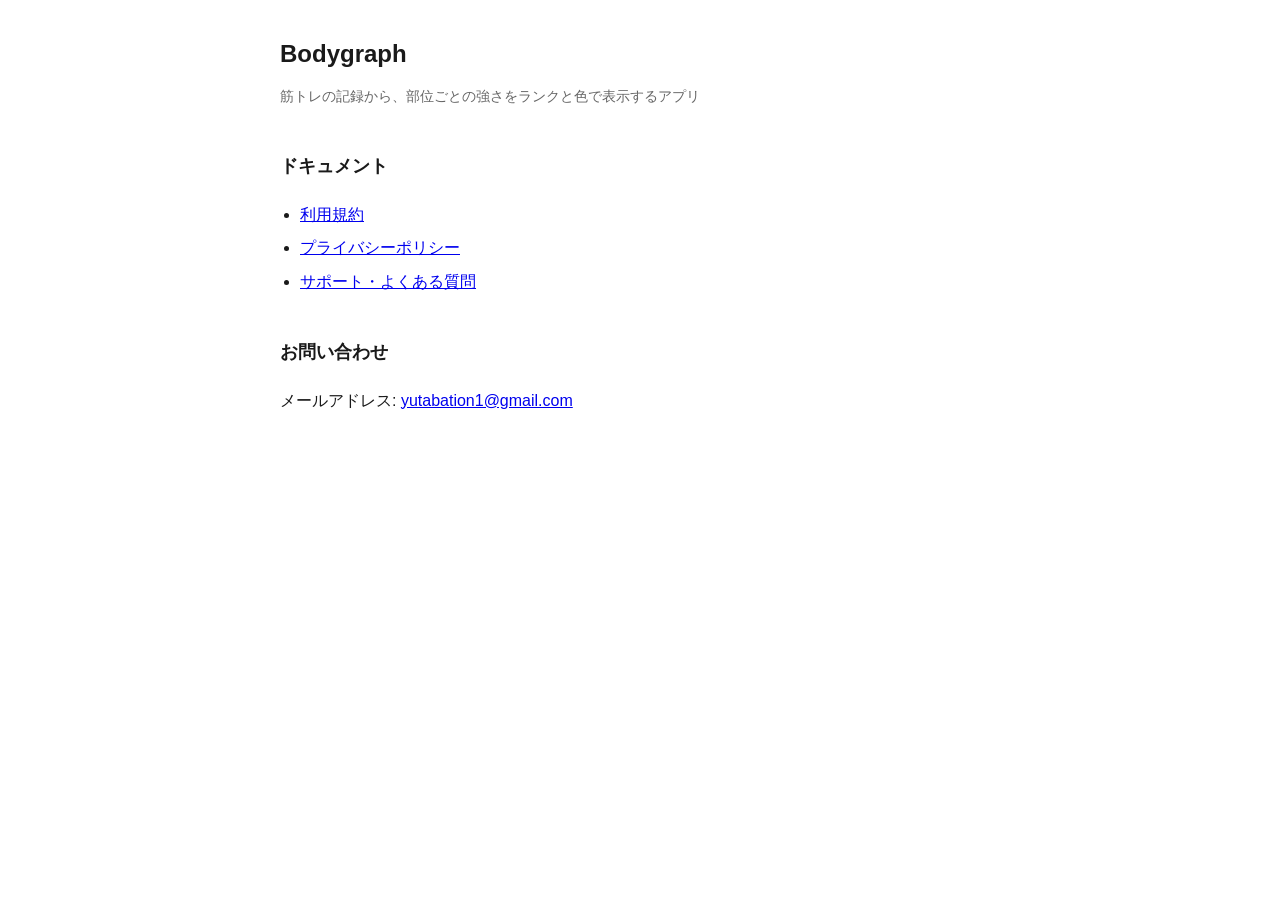
<file: index.html>
<!DOCTYPE html>
<html lang="ja">
<head>
<meta charset="utf-8">
<meta name="viewport" content="width=device-width, initial-scale=1">
<title>Bodygraph</title>
<link rel="stylesheet" href="style.css">
</head>
<body>

<h1>Bodygraph</h1>
<p class="meta">筋トレの記録から、部位ごとの強さをランクと色で表示するアプリ</p>

<h2>ドキュメント</h2>
<ul>
  <li><a href="./terms.html">利用規約</a></li>
  <li><a href="./privacy.html">プライバシーポリシー</a></li>
  <li><a href="./support.html">サポート・よくある質問</a></li>
</ul>

<h2>お問い合わせ</h2>
<p>
メールアドレス: <a href="mailto:yutabation1@gmail.com">yutabation1@gmail.com</a>
</p>

</body>
</html>
</file>
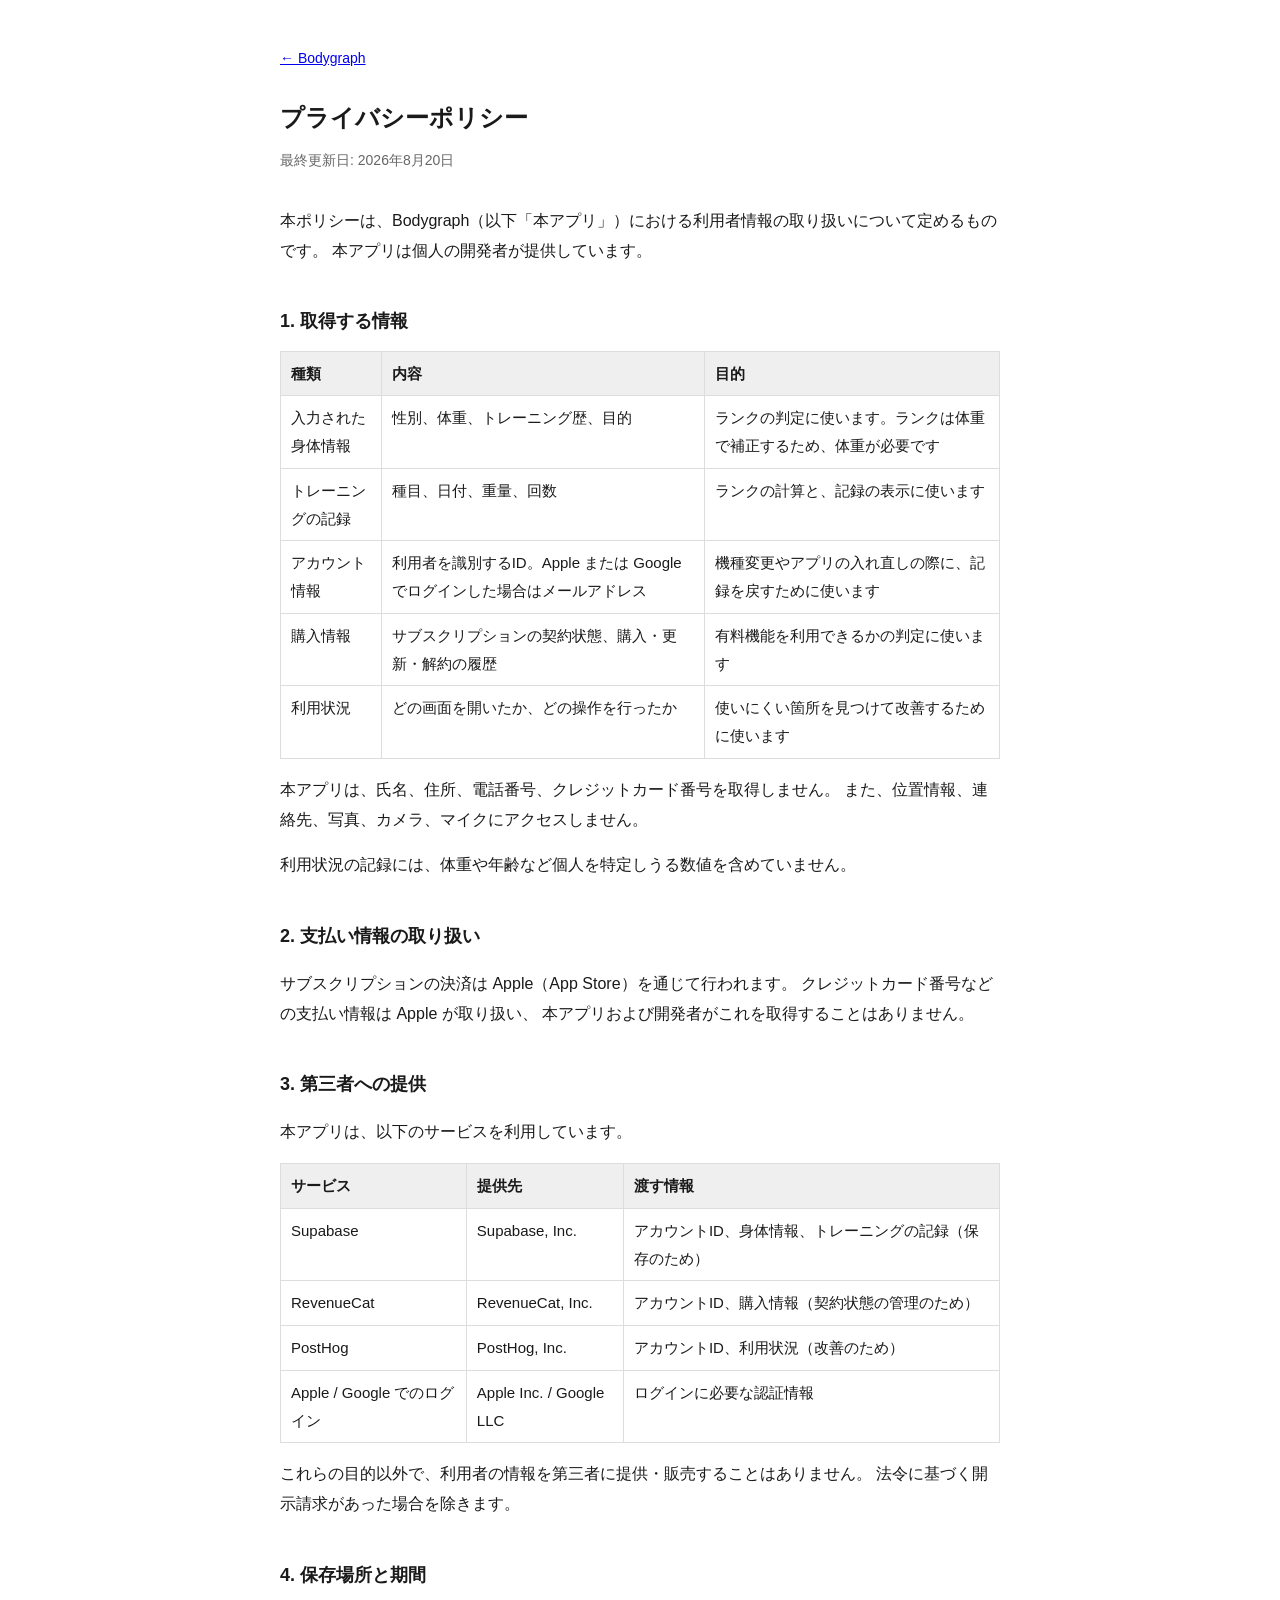
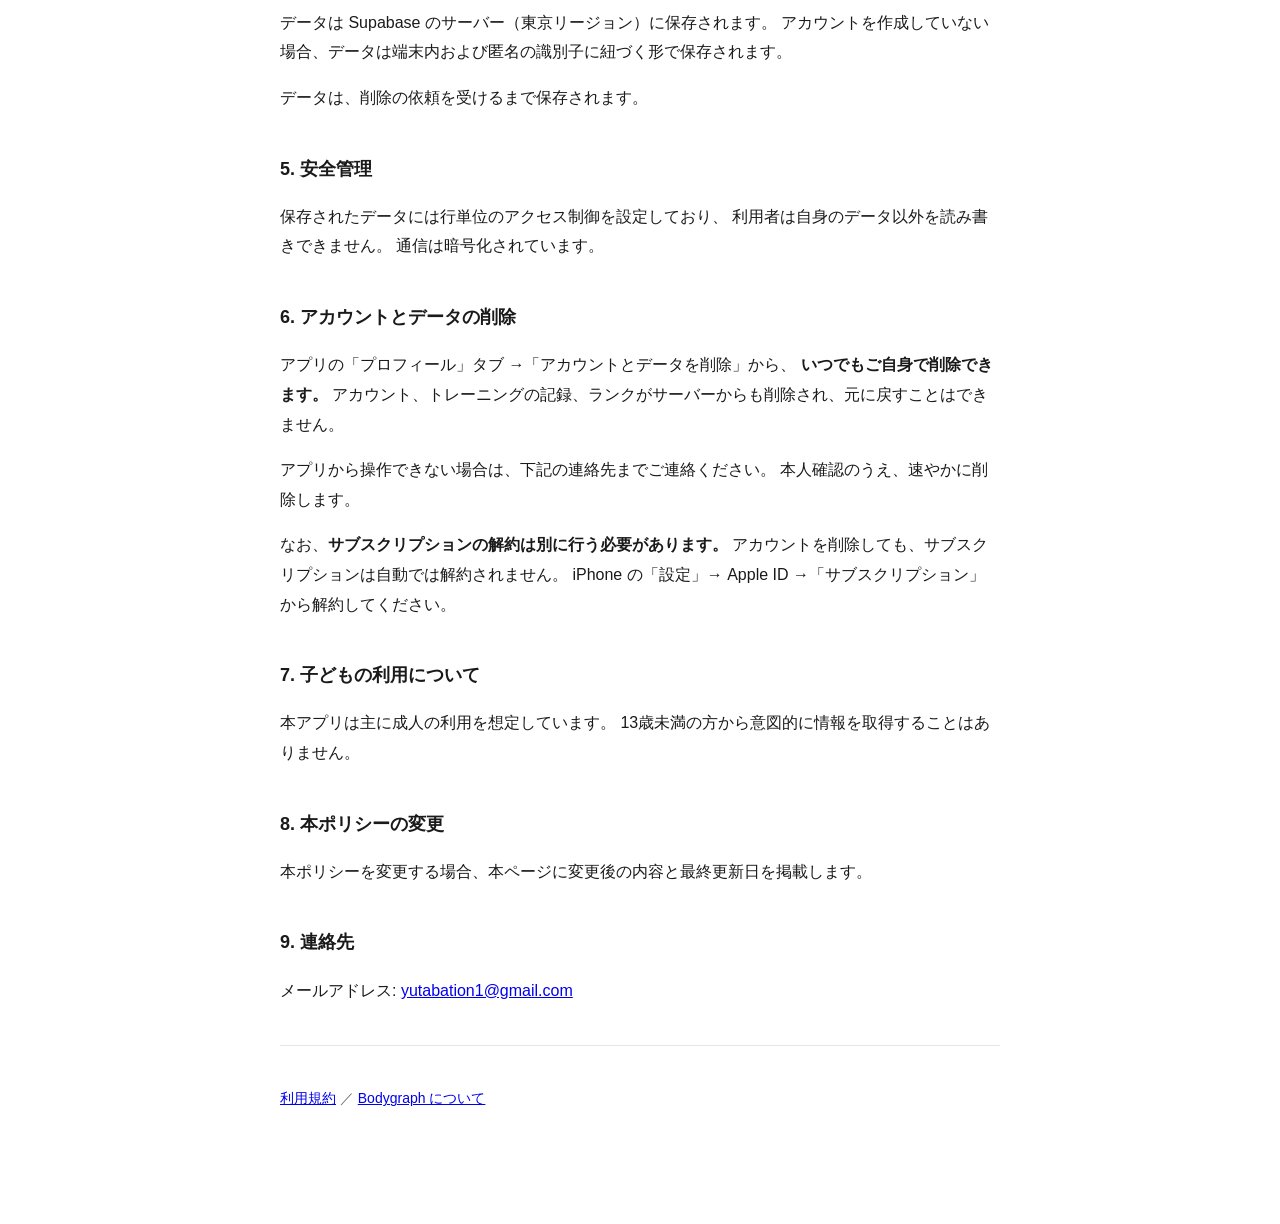
<file: privacy.html>
<!DOCTYPE html>
<html lang="ja">
<head>
<meta charset="utf-8">
<meta name="viewport" content="width=device-width, initial-scale=1">
<title>プライバシーポリシー | Bodygraph</title>
<link rel="stylesheet" href="style.css">
</head>
<body>

<p class="nav"><a href="./index.html">← Bodygraph</a></p>

<h1>プライバシーポリシー</h1>
<p class="meta">最終更新日: 2026年8月20日</p>

<p>
本ポリシーは、Bodygraph（以下「本アプリ」）における利用者情報の取り扱いについて定めるものです。
本アプリは個人の開発者が提供しています。
</p>

<h2>1. 取得する情報</h2>

<table>
<tr><th>種類</th><th>内容</th><th>目的</th></tr>
<tr>
  <td>入力された身体情報</td>
  <td>性別、体重、トレーニング歴、目的</td>
  <td>ランクの判定に使います。ランクは体重で補正するため、体重が必要です</td>
</tr>
<tr>
  <td>トレーニングの記録</td>
  <td>種目、日付、重量、回数</td>
  <td>ランクの計算と、記録の表示に使います</td>
</tr>
<tr>
  <td>アカウント情報</td>
  <td>利用者を識別するID。Apple または Google でログインした場合はメールアドレス</td>
  <td>機種変更やアプリの入れ直しの際に、記録を戻すために使います</td>
</tr>
<tr>
  <td>購入情報</td>
  <td>サブスクリプションの契約状態、購入・更新・解約の履歴</td>
  <td>有料機能を利用できるかの判定に使います</td>
</tr>
<tr>
  <td>利用状況</td>
  <td>どの画面を開いたか、どの操作を行ったか</td>
  <td>使いにくい箇所を見つけて改善するために使います</td>
</tr>
</table>

<p>
本アプリは、氏名、住所、電話番号、クレジットカード番号を取得しません。
また、位置情報、連絡先、写真、カメラ、マイクにアクセスしません。
</p>
<p>
利用状況の記録には、体重や年齢など個人を特定しうる数値を含めていません。
</p>

<h2>2. 支払い情報の取り扱い</h2>
<p>
サブスクリプションの決済は Apple（App Store）を通じて行われます。
クレジットカード番号などの支払い情報は Apple が取り扱い、
本アプリおよび開発者がこれを取得することはありません。
</p>

<h2>3. 第三者への提供</h2>
<p>本アプリは、以下のサービスを利用しています。</p>

<table>
<tr><th>サービス</th><th>提供先</th><th>渡す情報</th></tr>
<tr>
  <td>Supabase</td>
  <td>Supabase, Inc.</td>
  <td>アカウントID、身体情報、トレーニングの記録（保存のため）</td>
</tr>
<tr>
  <td>RevenueCat</td>
  <td>RevenueCat, Inc.</td>
  <td>アカウントID、購入情報（契約状態の管理のため）</td>
</tr>
<tr>
  <td>PostHog</td>
  <td>PostHog, Inc.</td>
  <td>アカウントID、利用状況（改善のため）</td>
</tr>
<tr>
  <td>Apple / Google でのログイン</td>
  <td>Apple Inc. / Google LLC</td>
  <td>ログインに必要な認証情報</td>
</tr>
</table>

<p>
これらの目的以外で、利用者の情報を第三者に提供・販売することはありません。
法令に基づく開示請求があった場合を除きます。
</p>

<h2>4. 保存場所と期間</h2>
<p>
データは Supabase のサーバー（東京リージョン）に保存されます。
アカウントを作成していない場合、データは端末内および匿名の識別子に紐づく形で保存されます。
</p>
<p>
データは、削除の依頼を受けるまで保存されます。
</p>

<h2>5. 安全管理</h2>
<p>
保存されたデータには行単位のアクセス制御を設定しており、
利用者は自身のデータ以外を読み書きできません。
通信は暗号化されています。
</p>

<h2>6. アカウントとデータの削除</h2>
<p>
アプリの「プロフィール」タブ →「アカウントとデータを削除」から、
<strong>いつでもご自身で削除できます。</strong>
アカウント、トレーニングの記録、ランクがサーバーからも削除され、元に戻すことはできません。
</p>
<p>
アプリから操作できない場合は、下記の連絡先までご連絡ください。
本人確認のうえ、速やかに削除します。
</p>
<p>
なお、<strong>サブスクリプションの解約は別に行う必要があります。</strong>
アカウントを削除しても、サブスクリプションは自動では解約されません。
iPhone の「設定」→ Apple ID →「サブスクリプション」から解約してください。
</p>

<h2>7. 子どもの利用について</h2>
<p>
本アプリは主に成人の利用を想定しています。
13歳未満の方から意図的に情報を取得することはありません。
</p>

<h2>8. 本ポリシーの変更</h2>
<p>
本ポリシーを変更する場合、本ページに変更後の内容と最終更新日を掲載します。
</p>

<h2>9. 連絡先</h2>
<p>
メールアドレス: <a href="mailto:yutabation1@gmail.com">yutabation1@gmail.com</a>
</p>

<hr>
<p class="meta"><a href="./terms.html">利用規約</a> ／ <a href="./index.html">Bodygraph について</a></p>

</body>
</html>
</file>
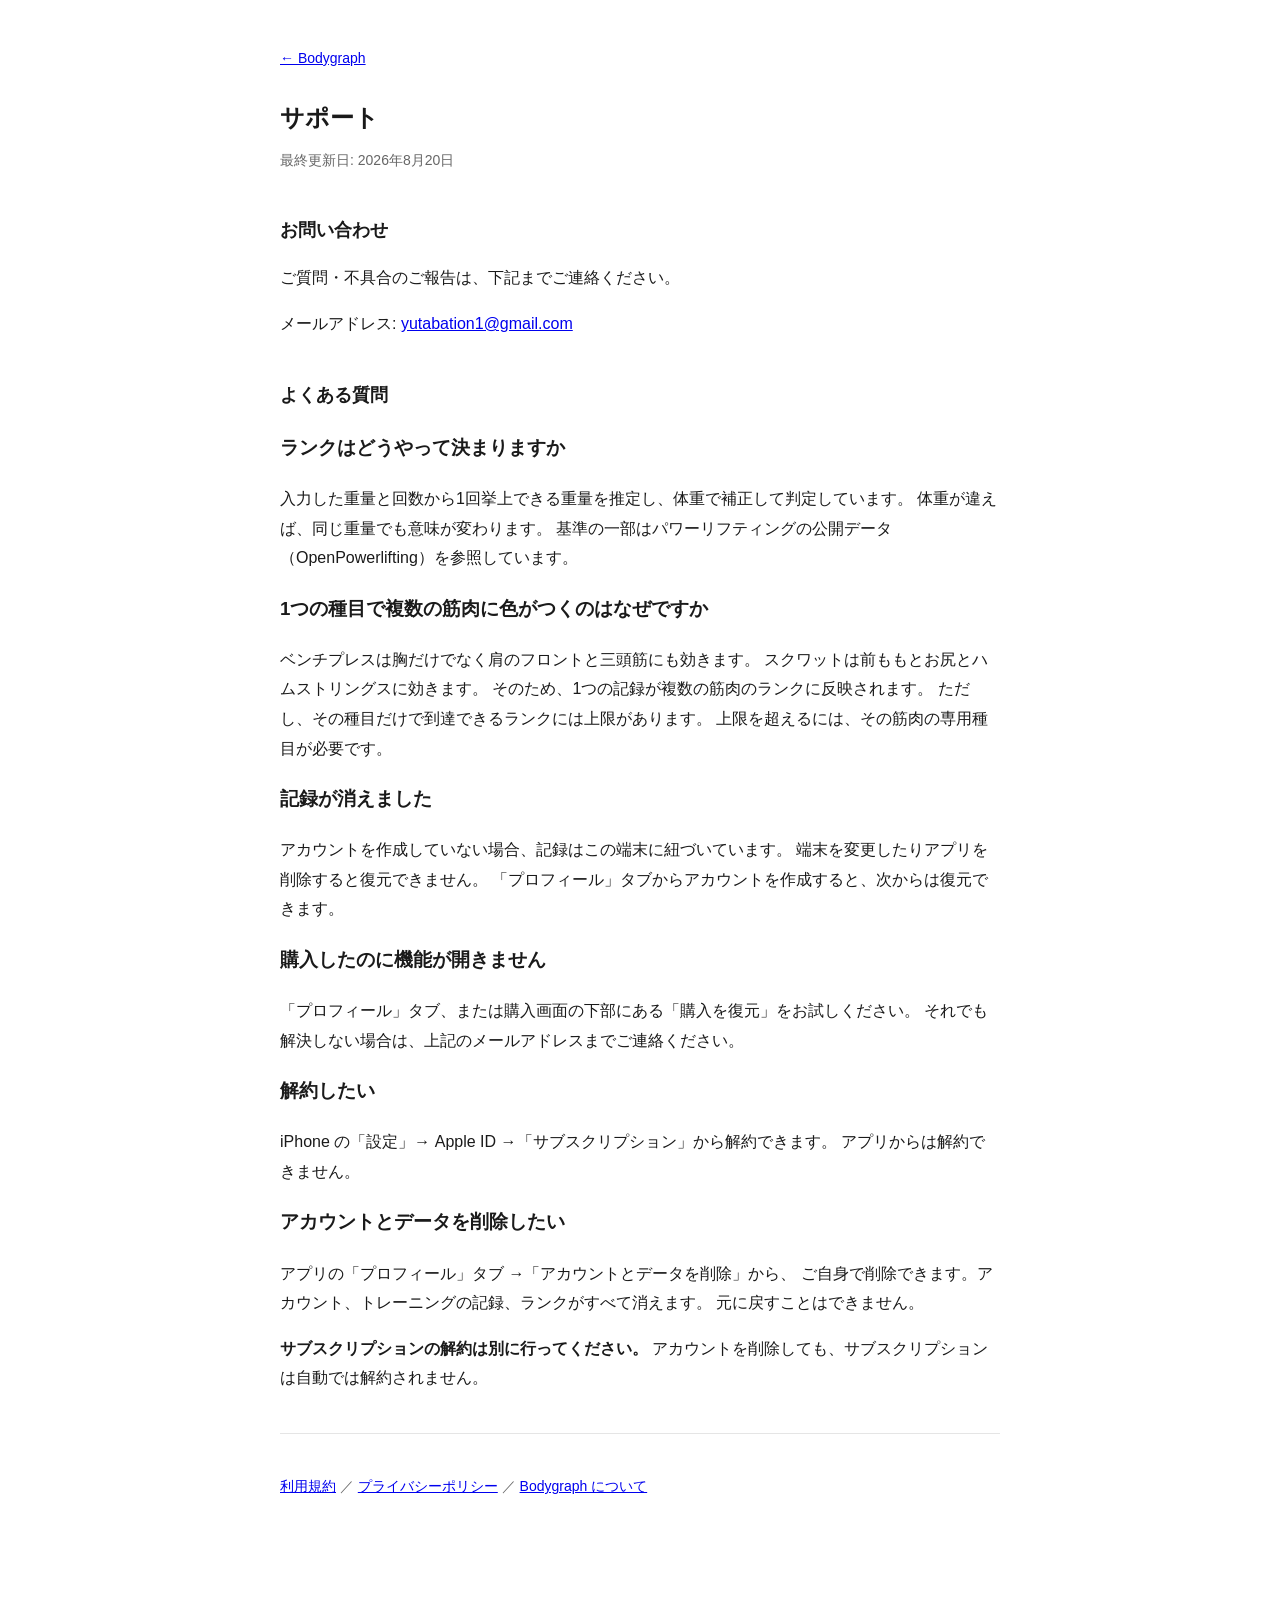
<file: support.html>
<!DOCTYPE html>
<html lang="ja">
<head>
<meta charset="utf-8">
<meta name="viewport" content="width=device-width, initial-scale=1">
<title>サポート | Bodygraph</title>
<link rel="stylesheet" href="style.css">
</head>
<body>

<p class="nav"><a href="./index.html">← Bodygraph</a></p>

<h1>サポート</h1>
<p class="meta">最終更新日: 2026年8月20日</p>

<h2>お問い合わせ</h2>
<p>
ご質問・不具合のご報告は、下記までご連絡ください。
</p>
<p>
メールアドレス: <a href="mailto:yutabation1@gmail.com">yutabation1@gmail.com</a>
</p>

<h2>よくある質問</h2>

<h3>ランクはどうやって決まりますか</h3>
<p>
入力した重量と回数から1回挙上できる重量を推定し、体重で補正して判定しています。
体重が違えば、同じ重量でも意味が変わります。
基準の一部はパワーリフティングの公開データ（OpenPowerlifting）を参照しています。
</p>

<h3>1つの種目で複数の筋肉に色がつくのはなぜですか</h3>
<p>
ベンチプレスは胸だけでなく肩のフロントと三頭筋にも効きます。
スクワットは前ももとお尻とハムストリングスに効きます。
そのため、1つの記録が複数の筋肉のランクに反映されます。
ただし、その種目だけで到達できるランクには上限があります。
上限を超えるには、その筋肉の専用種目が必要です。
</p>

<h3>記録が消えました</h3>
<p>
アカウントを作成していない場合、記録はこの端末に紐づいています。
端末を変更したりアプリを削除すると復元できません。
「プロフィール」タブからアカウントを作成すると、次からは復元できます。
</p>

<h3>購入したのに機能が開きません</h3>
<p>
「プロフィール」タブ、または購入画面の下部にある「購入を復元」をお試しください。
それでも解決しない場合は、上記のメールアドレスまでご連絡ください。
</p>

<h3>解約したい</h3>
<p>
iPhone の「設定」→ Apple ID →「サブスクリプション」から解約できます。
アプリからは解約できません。
</p>

<h3>アカウントとデータを削除したい</h3>
<p>
アプリの「プロフィール」タブ →「アカウントとデータを削除」から、
ご自身で削除できます。アカウント、トレーニングの記録、ランクがすべて消えます。
元に戻すことはできません。
</p>
<p>
<strong>サブスクリプションの解約は別に行ってください。</strong>
アカウントを削除しても、サブスクリプションは自動では解約されません。
</p>

<hr>
<p class="meta">
<a href="./terms.html">利用規約</a> ／
<a href="./privacy.html">プライバシーポリシー</a> ／
<a href="./index.html">Bodygraph について</a>
</p>

</body>
</html>
</file>
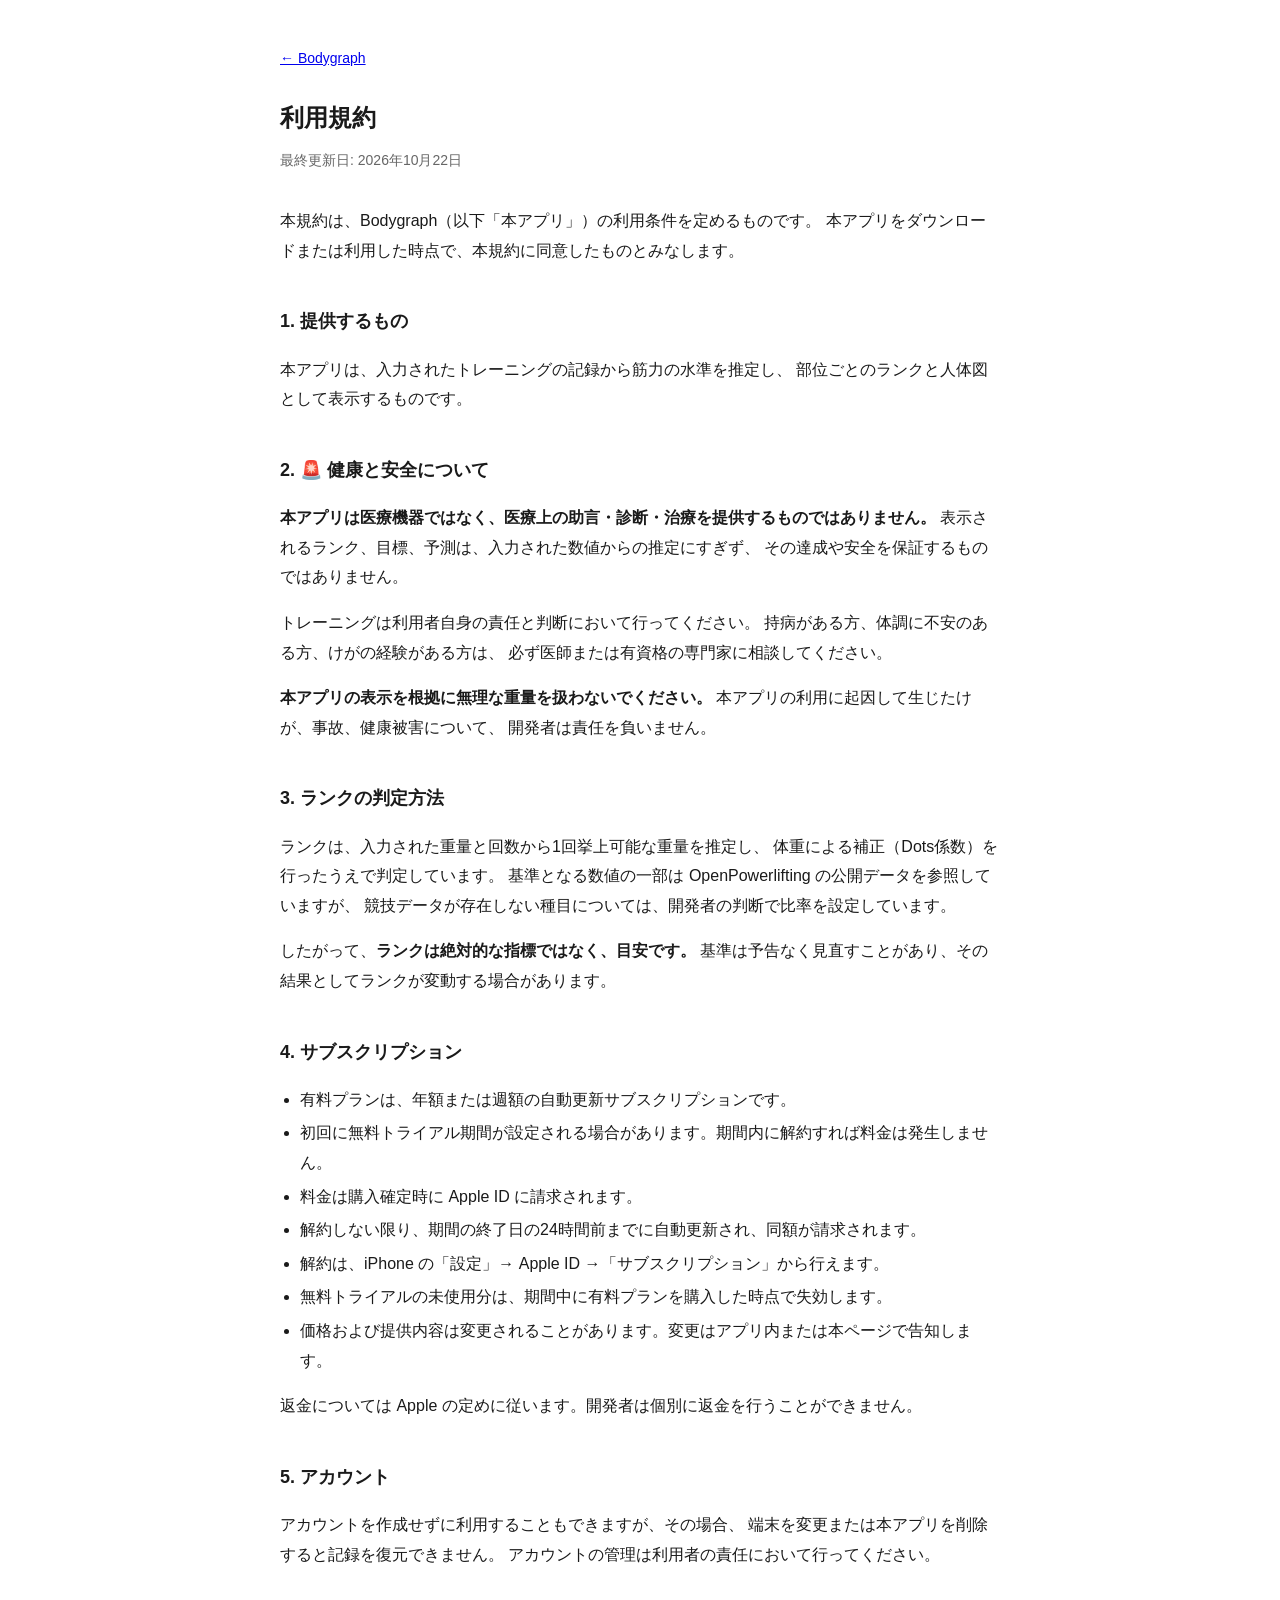
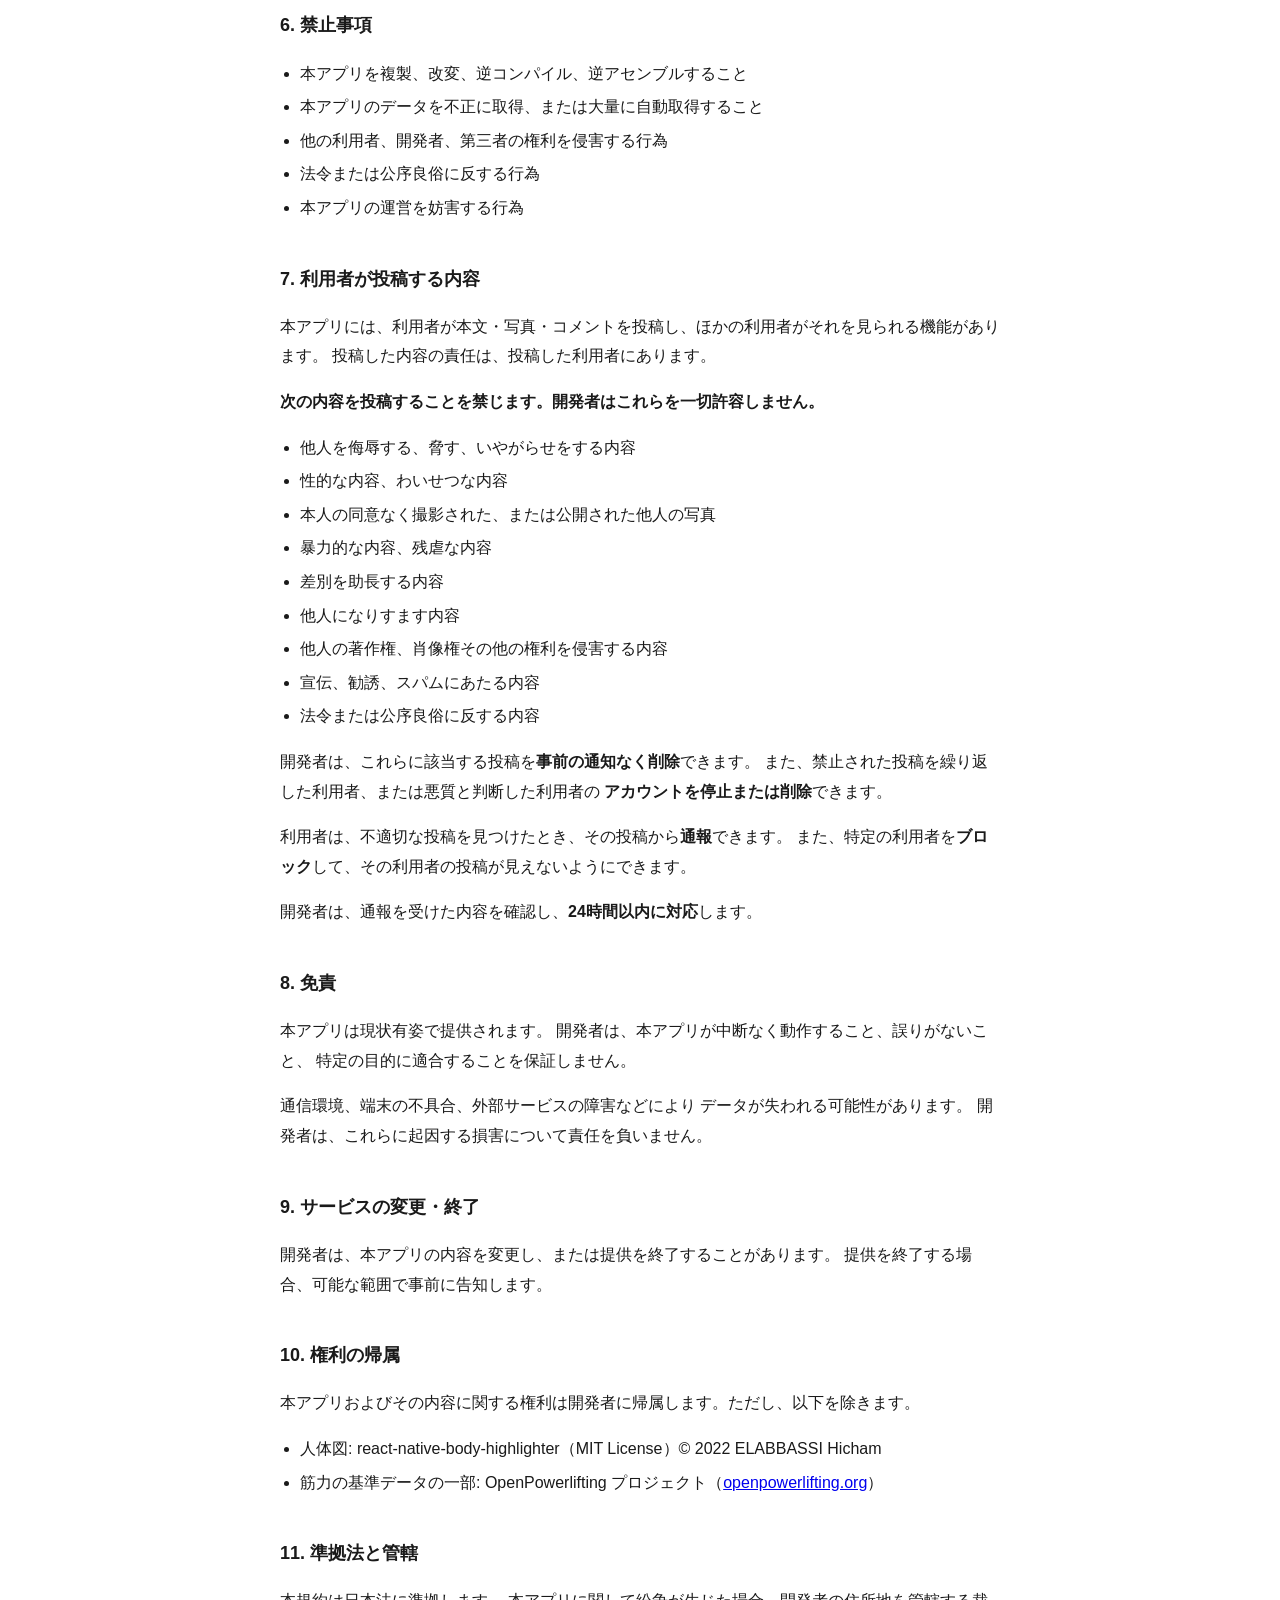
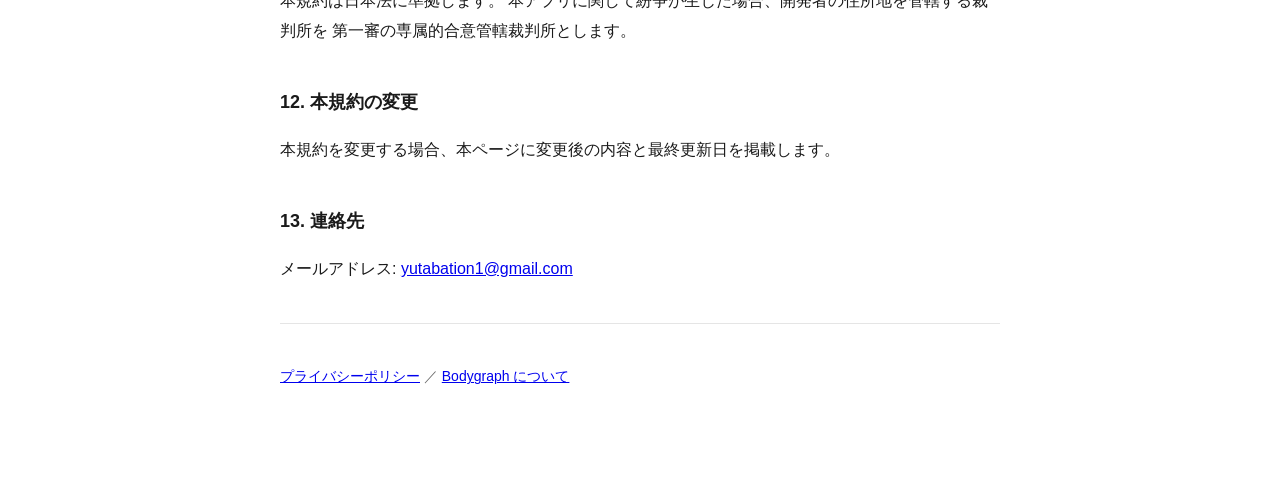
<file: terms.html>
<!DOCTYPE html>
<html lang="ja">
<head>
<meta charset="utf-8">
<meta name="viewport" content="width=device-width, initial-scale=1">
<title>利用規約 | Bodygraph</title>
<link rel="stylesheet" href="style.css">
</head>
<body>

<p class="nav"><a href="./index.html">← Bodygraph</a></p>

<h1>利用規約</h1>
<p class="meta">最終更新日: 2026年10月22日</p>

<p>
本規約は、Bodygraph（以下「本アプリ」）の利用条件を定めるものです。
本アプリをダウンロードまたは利用した時点で、本規約に同意したものとみなします。
</p>

<h2>1. 提供するもの</h2>
<p>
本アプリは、入力されたトレーニングの記録から筋力の水準を推定し、
部位ごとのランクと人体図として表示するものです。
</p>

<h2>2. 🚨 健康と安全について</h2>
<p>
<strong>本アプリは医療機器ではなく、医療上の助言・診断・治療を提供するものではありません。</strong>
表示されるランク、目標、予測は、入力された数値からの推定にすぎず、
その達成や安全を保証するものではありません。
</p>
<p>
トレーニングは利用者自身の責任と判断において行ってください。
持病がある方、体調に不安のある方、けがの経験がある方は、
必ず医師または有資格の専門家に相談してください。
</p>
<p>
<strong>本アプリの表示を根拠に無理な重量を扱わないでください。</strong>
本アプリの利用に起因して生じたけが、事故、健康被害について、
開発者は責任を負いません。
</p>

<h2>3. ランクの判定方法</h2>
<p>
ランクは、入力された重量と回数から1回挙上可能な重量を推定し、
体重による補正（Dots係数）を行ったうえで判定しています。
基準となる数値の一部は OpenPowerlifting の公開データを参照していますが、
競技データが存在しない種目については、開発者の判断で比率を設定しています。
</p>
<p>
したがって、<strong>ランクは絶対的な指標ではなく、目安です。</strong>
基準は予告なく見直すことがあり、その結果としてランクが変動する場合があります。
</p>

<h2>4. サブスクリプション</h2>
<ul>
  <li>有料プランは、年額または週額の自動更新サブスクリプションです。</li>
  <li>初回に無料トライアル期間が設定される場合があります。期間内に解約すれば料金は発生しません。</li>
  <li>料金は購入確定時に Apple ID に請求されます。</li>
  <li>解約しない限り、期間の終了日の24時間前までに自動更新され、同額が請求されます。</li>
  <li>解約は、iPhone の「設定」→ Apple ID →「サブスクリプション」から行えます。</li>
  <li>無料トライアルの未使用分は、期間中に有料プランを購入した時点で失効します。</li>
  <li>価格および提供内容は変更されることがあります。変更はアプリ内または本ページで告知します。</li>
</ul>
<p>
返金については Apple の定めに従います。開発者は個別に返金を行うことができません。
</p>

<h2>5. アカウント</h2>
<p>
アカウントを作成せずに利用することもできますが、その場合、
端末を変更または本アプリを削除すると記録を復元できません。
アカウントの管理は利用者の責任において行ってください。
</p>

<h2>6. 禁止事項</h2>
<ul>
  <li>本アプリを複製、改変、逆コンパイル、逆アセンブルすること</li>
  <li>本アプリのデータを不正に取得、または大量に自動取得すること</li>
  <li>他の利用者、開発者、第三者の権利を侵害する行為</li>
  <li>法令または公序良俗に反する行為</li>
  <li>本アプリの運営を妨害する行為</li>
</ul>

<h2>7. 利用者が投稿する内容</h2>
<p>
本アプリには、利用者が本文・写真・コメントを投稿し、ほかの利用者がそれを見られる機能があります。
投稿した内容の責任は、投稿した利用者にあります。
</p>
<p>
<strong>次の内容を投稿することを禁じます。開発者はこれらを一切許容しません。</strong>
</p>
<ul>
  <li>他人を侮辱する、脅す、いやがらせをする内容</li>
  <li>性的な内容、わいせつな内容</li>
  <li>本人の同意なく撮影された、または公開された他人の写真</li>
  <li>暴力的な内容、残虐な内容</li>
  <li>差別を助長する内容</li>
  <li>他人になりすます内容</li>
  <li>他人の著作権、肖像権その他の権利を侵害する内容</li>
  <li>宣伝、勧誘、スパムにあたる内容</li>
  <li>法令または公序良俗に反する内容</li>
</ul>
<p>
開発者は、これらに該当する投稿を<strong>事前の通知なく削除</strong>できます。
また、禁止された投稿を繰り返した利用者、または悪質と判断した利用者の
<strong>アカウントを停止または削除</strong>できます。
</p>
<p>
利用者は、不適切な投稿を見つけたとき、その投稿から<strong>通報</strong>できます。
また、特定の利用者を<strong>ブロック</strong>して、その利用者の投稿が見えないようにできます。
</p>
<p>
開発者は、通報を受けた内容を確認し、<strong>24時間以内に対応</strong>します。
</p>

<h2>8. 免責</h2>
<p>
本アプリは現状有姿で提供されます。
開発者は、本アプリが中断なく動作すること、誤りがないこと、
特定の目的に適合することを保証しません。
</p>
<p>
通信環境、端末の不具合、外部サービスの障害などにより
データが失われる可能性があります。
開発者は、これらに起因する損害について責任を負いません。
</p>

<h2>9. サービスの変更・終了</h2>
<p>
開発者は、本アプリの内容を変更し、または提供を終了することがあります。
提供を終了する場合、可能な範囲で事前に告知します。
</p>

<h2>10. 権利の帰属</h2>
<p>
本アプリおよびその内容に関する権利は開発者に帰属します。ただし、以下を除きます。
</p>
<ul>
  <li>人体図: react-native-body-highlighter（MIT License）© 2022 ELABBASSI Hicham</li>
  <li>筋力の基準データの一部: OpenPowerlifting プロジェクト（<a href="https://www.openpowerlifting.org">openpowerlifting.org</a>）</li>
</ul>

<h2>11. 準拠法と管轄</h2>
<p>
本規約は日本法に準拠します。
本アプリに関して紛争が生じた場合、開発者の住所地を管轄する裁判所を
第一審の専属的合意管轄裁判所とします。
</p>

<h2>12. 本規約の変更</h2>
<p>
本規約を変更する場合、本ページに変更後の内容と最終更新日を掲載します。
</p>

<h2>13. 連絡先</h2>
<p>
メールアドレス: <a href="mailto:yutabation1@gmail.com">yutabation1@gmail.com</a>
</p>

<hr>
<p class="meta"><a href="./privacy.html">プライバシーポリシー</a> ／ <a href="./index.html">Bodygraph について</a></p>

</body>
</html>
</file>
<file: style.css>
:root { color-scheme: light dark; }
* { box-sizing: border-box; }
body {
  margin: 0 auto; padding: 32px 20px 80px; max-width: 760px;
  font-family: -apple-system, BlinkMacSystemFont, "Hiragino Sans", "Noto Sans JP", sans-serif;
  line-height: 1.85; color: #1a1a1a; background: #ffffff;
  font-size: 16px; word-break: break-word;
}
@media (prefers-color-scheme: dark) {
  body { color: #e8e8e8; background: #101418; }
  a { color: #7fb2ff; }
  hr { border-color: #2a3038; }
  .meta { color: #93a0ae; }
}
h1 { font-size: 24px; margin: 0 0 8px; }
h2 { font-size: 18px; margin: 40px 0 8px; }
.meta { color: #666; font-size: 14px; margin: 0 0 32px; }
ul { padding-left: 20px; }
li { margin: 4px 0; }
hr { border: 0; border-top: 1px solid #e5e5e5; margin: 40px 0; }
table { border-collapse: collapse; width: 100%; margin: 12px 0; font-size: 15px; }
th, td { border: 1px solid #ddd; padding: 8px 10px; text-align: left; vertical-align: top; }
@media (prefers-color-scheme: dark) { th, td { border-color: #2a3038; } }
th { background: rgba(127,127,127,.12); }
.nav { font-size: 14px; margin-bottom: 24px; }
</file>
